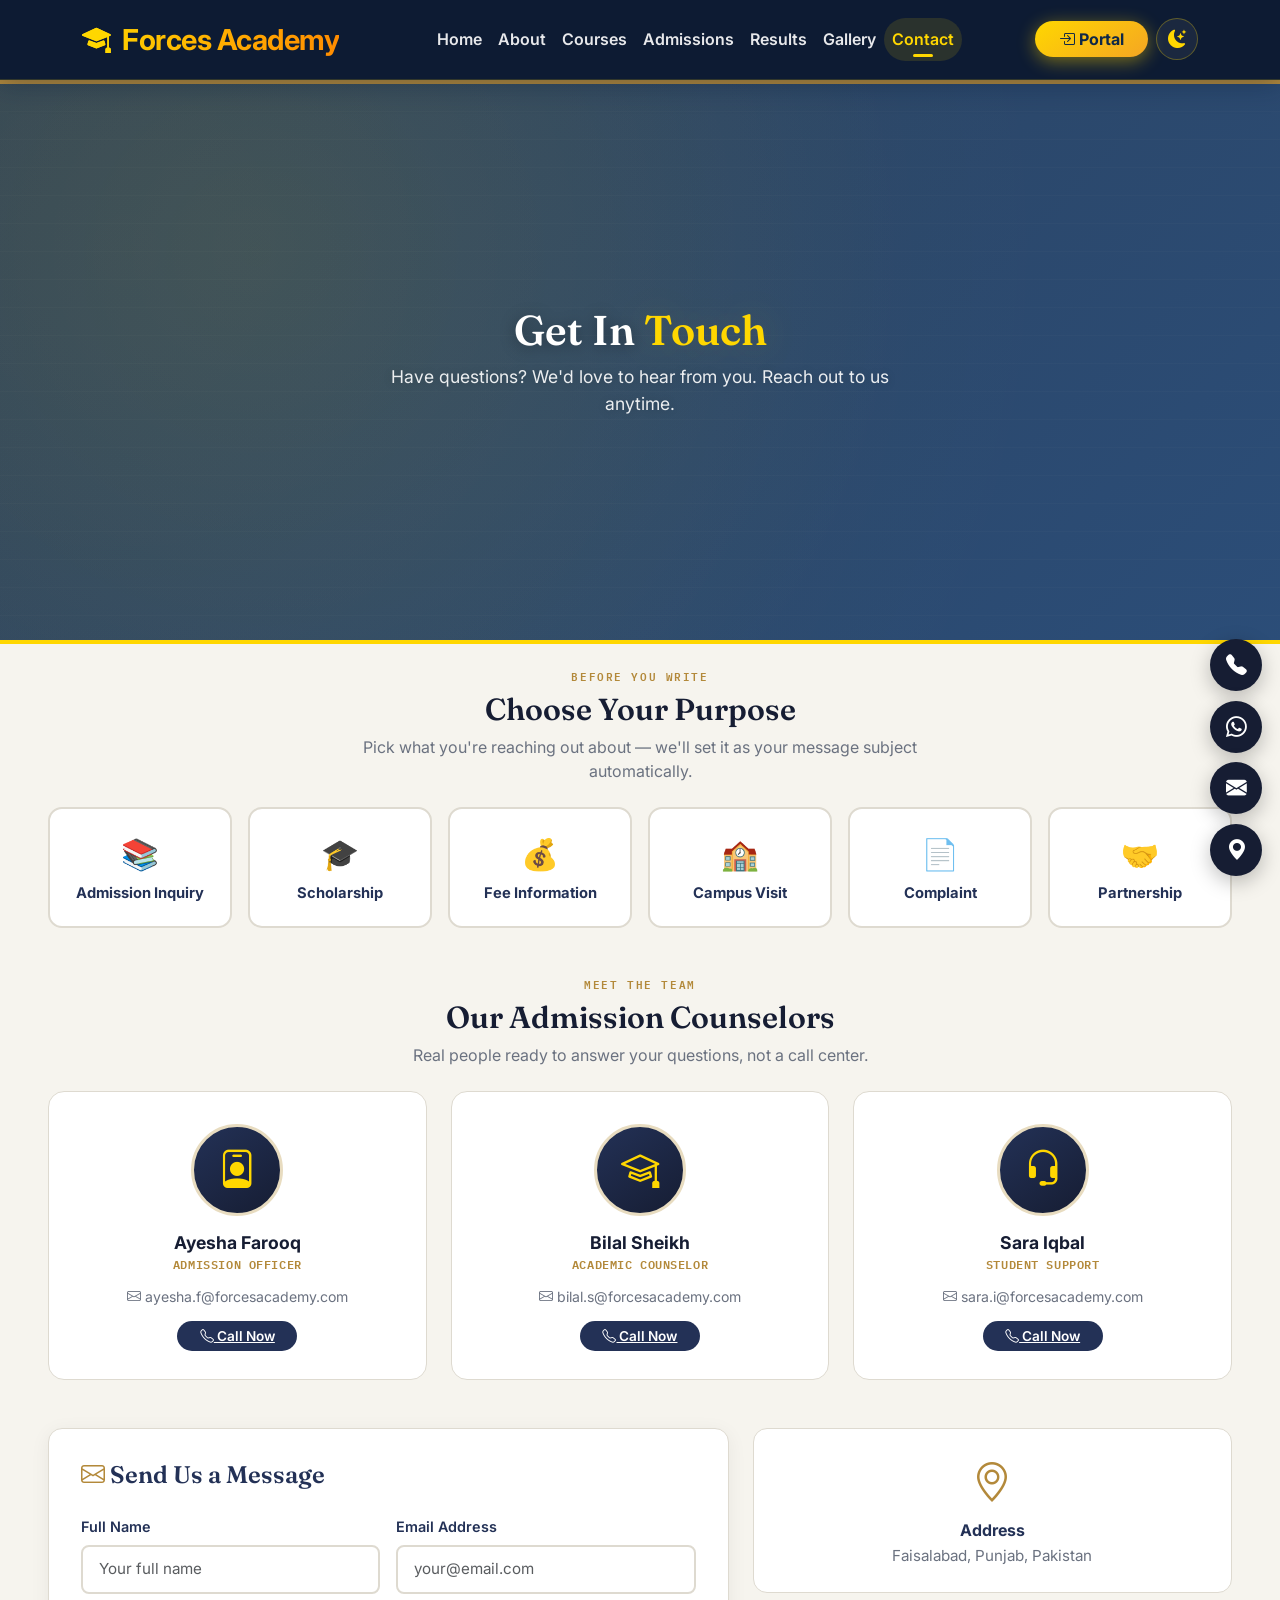
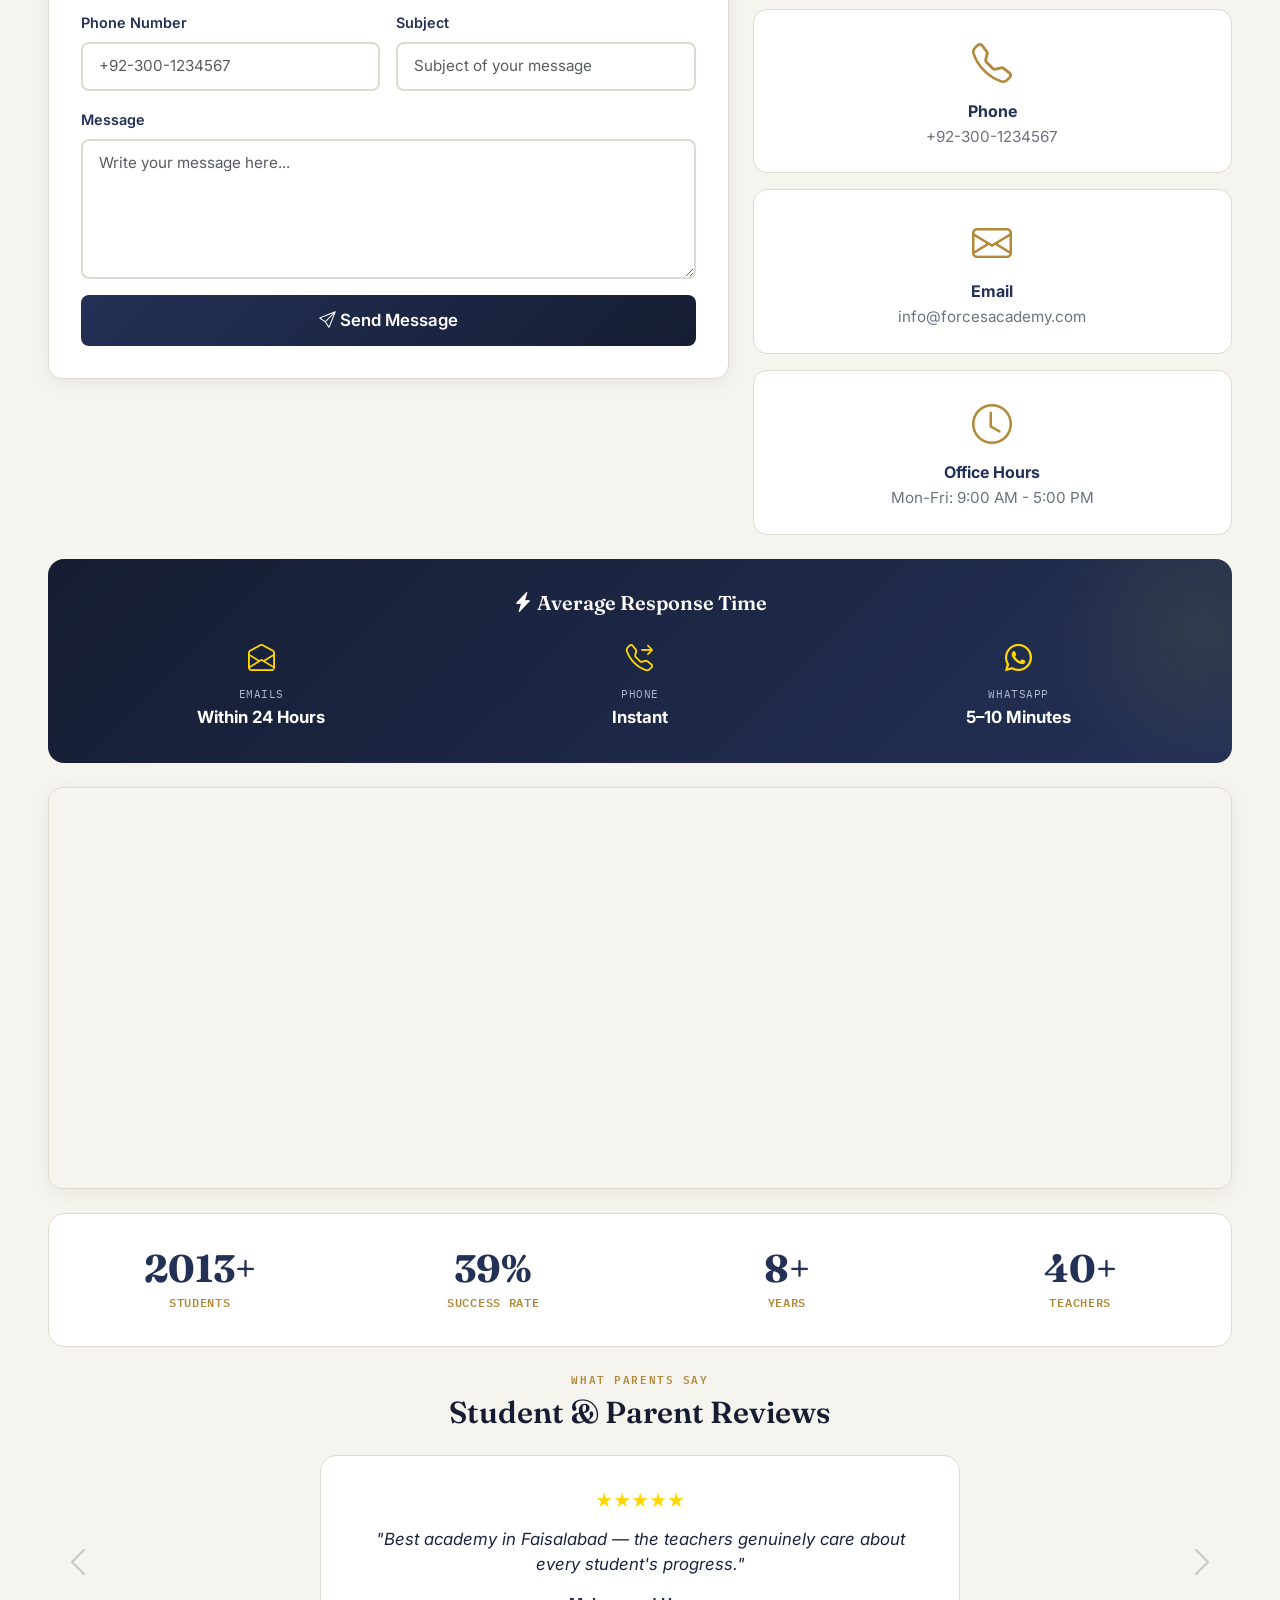
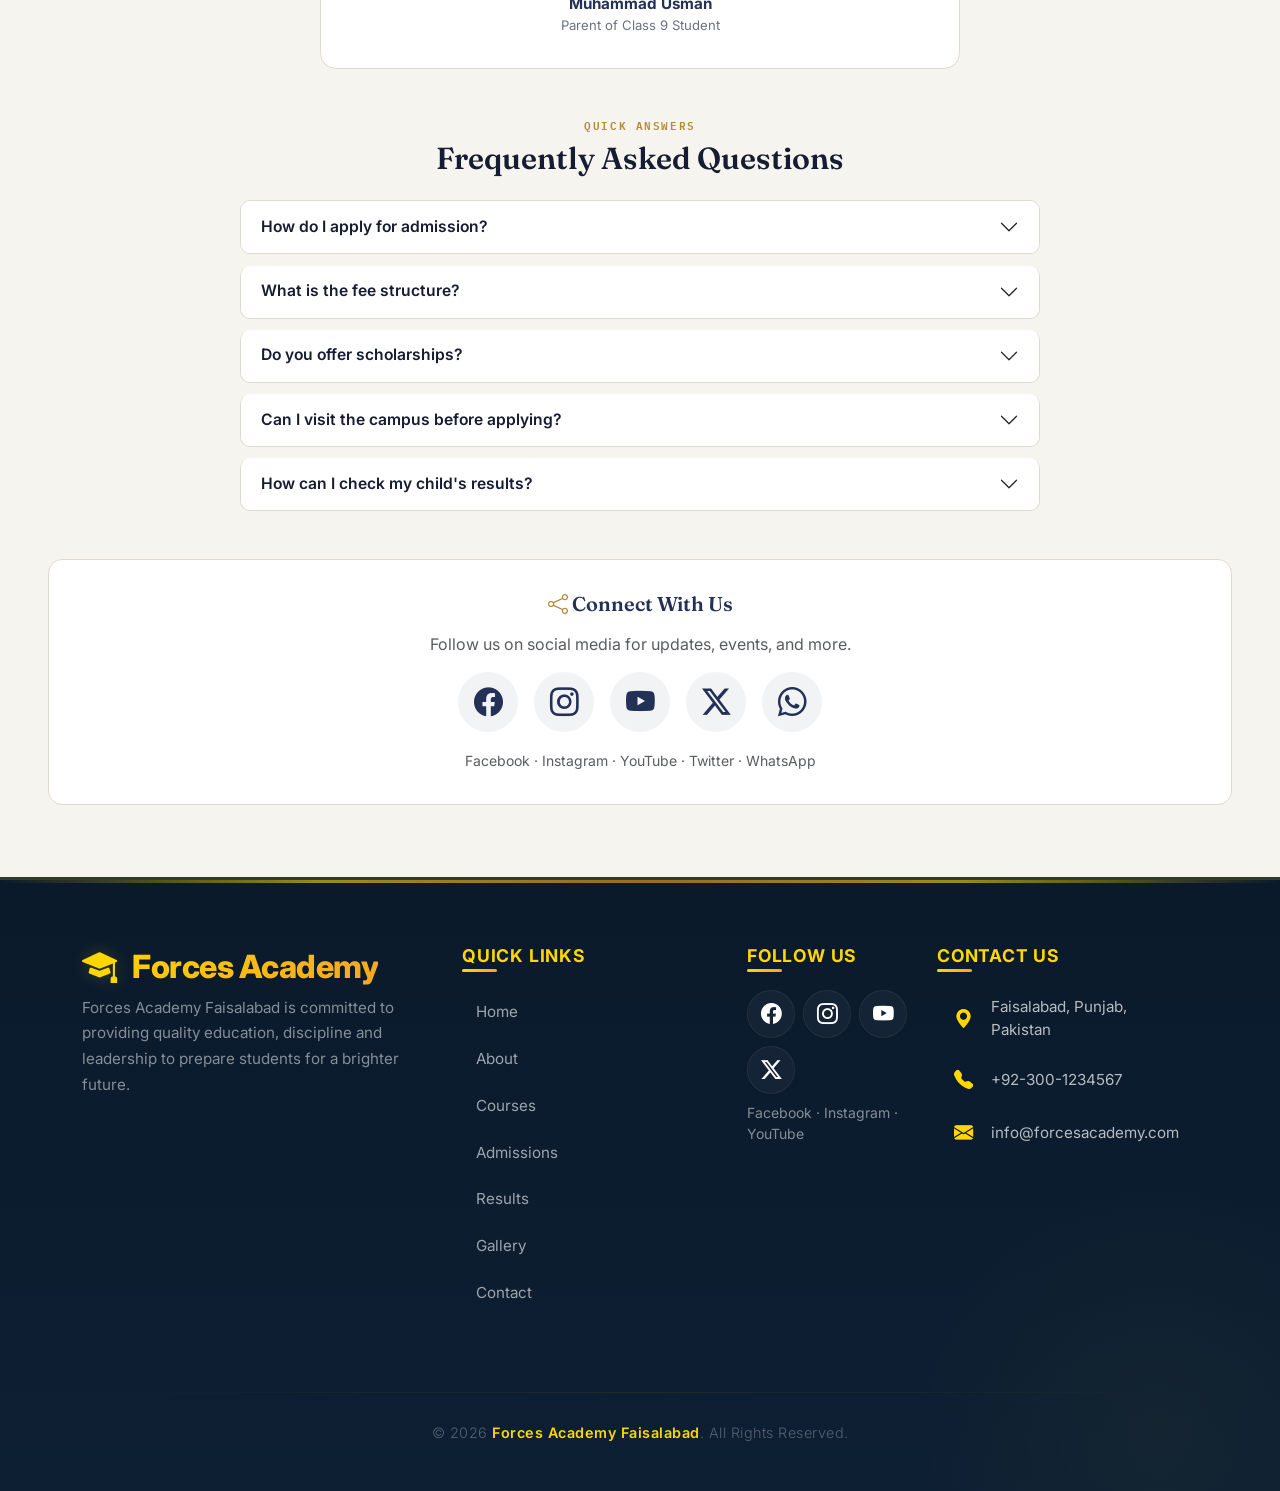
<file: contact.html>
<!DOCTYPE html>
<html lang="en">
<head>
    <meta charset="UTF-8" />
    <meta name="viewport" content="width=device-width, initial-scale=1.0"/>
    <title>Contact Us | Forces Academy Faisalabad</title>
    <link href="https://cdnjs.cloudflare.com/ajax/libs/twitter-bootstrap/5.3.2/css/bootstrap.min.css" rel="stylesheet" />
    <link href="https://cdn.jsdelivr.net/npm/bootstrap-icons@1.11.3/font/bootstrap-icons.css" rel="stylesheet" />
    <link href="https://fonts.googleapis.com/css2?family=Fraunces:opsz,wght@9..144,500;9..144,600;9..144,700&family=Inter:wght@400;500;600;700&family=IBM+Plex+Mono:wght@500&display=swap" rel="stylesheet" />
    <meta name="description" content="Contact Forces Academy Faisalabad for admissions, fees, scholarships or campus visits. Call, WhatsApp, email or visit us — average reply within 24 hours.">
    <meta name="keywords" content="Forces Academy Faisalabad contact, school admissions Faisalabad, campus visit, scholarship inquiry, Faisalabad school phone number">
    <meta property="og:title" content="Contact Us | Forces Academy Faisalabad">
    <meta property="og:description" content="Contact Forces Academy Faisalabad for admissions, fees, scholarships or campus visits. Average reply within 24 hours.">
    <meta property="og:image" content="images/logo.png">
    <meta property="og:url" content="https://yourwebsite.github.io/contact.html">
    <meta property="og:type" content="website">
    <link rel="icon" type="image/svg+xml" href="data:image/svg+xml,%3Csvg xmlns='http://www.w3.org/2000/svg' viewBox='0 0 64 64'%3E%3Crect width='64' height='64' rx='12' fill='%230f2847'/%3E%3Ctext x='32' y='44' font-family='Georgia,serif' font-size='36' font-weight='700' fill='%23ffd700' text-anchor='middle'%3EFA%3C/text%3E%3C/svg%3E">
    <style>
        html {
            scroll-behavior: smooth;
        }

        /* ===== Back to Top Button ===== */
        #backToTopBtn {
            position: fixed;
            bottom: 24px;
            left: 18px;
            z-index: 1200;
            width: 52px;
            height: 52px;
            border-radius: 50%;
            background: #ffd700;
            color: #0f2847;
            border: none;
            font-size: 1.4rem;
            display: flex;
            align-items: center;
            justify-content: center;
            box-shadow: 0 6px 20px rgba(0, 0, 0, 0.25);
            opacity: 0;
            visibility: hidden;
            transform: translateY(20px);
            transition: opacity 0.3s ease, transform 0.3s ease, visibility 0.3s ease, background 0.2s ease;
            cursor: pointer;
        }
        #backToTopBtn.show {
            opacity: 1;
            visibility: visible;
            transform: translateY(0);
        }
        #backToTopBtn:hover {
            background: #f5a623;
            transform: translateY(-4px);
        }
        @media (max-width: 768px) {
            #backToTopBtn {
                bottom: 20px;
                left: 14px;
                width: 46px;
                height: 46px;
                font-size: 1.2rem;
            }
        }

        #mainNav {
            background: #0d1b33;
            backdrop-filter: blur(6px);
            padding: 0.8rem 0;
            transition: all 0.3s ease;
            border-bottom: 1px solid rgba(255, 215, 0, 0.15);
            box-shadow: 0 4px 25px rgba(10, 26, 58, 0.35);
            position: sticky;
            top: 0;
            z-index: 1200;
        }
        #mainNav .navbar-brand {
            letter-spacing: -0.5px;
            font-weight: 800;
            font-size: 1.8rem;
            background: linear-gradient(to right, #ffd700, #ff8c00);
            -webkit-background-clip: text;
            -webkit-text-fill-color: transparent;
            background-clip: text;
        }
        #mainNav .navbar-brand i { -webkit-text-fill-color: initial; color: #ffd700; margin-right: 6px; }
        #mainNav .navbar-toggler { border-color: rgba(255, 215, 0, 0.3); }
        #mainNav .navbar-toggler:focus { box-shadow: 0 0 0 3px rgba(255, 215, 0, 0.3); }
        .navbar-nav .nav-link {
            font-weight: 600;
            font-size: 1rem;
            padding: 0.6rem 1.2rem;
            color: rgba(255, 255, 255, 0.9) !important;
            transition: 0.3s;
            border-radius: 40px;
            position: relative;
        }
        .navbar-nav .nav-link:hover, .navbar-nav .nav-link.active { color: #ffd700 !important; background: rgba(255, 215, 0, 0.12); }
        .navbar-nav .nav-link.active::after {
            content: ''; position: absolute; bottom: 4px; left: 50%; transform: translateX(-50%);
            width: 20px; height: 3px; background: #ffd700; border-radius: 10px;
        }
        .btn-warning {
            background: linear-gradient(145deg, #ffd700, #f5a623);
            border: none; color: #0f2847; font-weight: 700; transition: 0.3s;
            box-shadow: 0 4px 18px rgba(255, 215, 0, 0.45);
        }
        .btn-warning:hover {
            transform: translateY(-2px); box-shadow: 0 8px 28px rgba(255, 215, 0, 0.6);
            background: linear-gradient(145deg, #ffe44d, #f5a623); color: #0f2847;
        }

        /* ===== DARK MODE TOGGLE BUTTON (Step 1) ===== */
        .theme-toggle {
            width: 42px;
            height: 42px;
            border-radius: 50%;
            border: 1px solid rgba(255, 215, 0, 0.3);
            background: rgba(255, 255, 255, 0.06);
            color: #ffd700;
            display: inline-flex;
            align-items: center;
            justify-content: center;
            font-size: 1.15rem;
            cursor: pointer;
            transition: all 0.3s ease;
            margin-left: 0.5rem;
        }
        .theme-toggle:hover {
            background: rgba(255, 215, 0, 0.15);
            transform: rotate(20deg);
        }
        .theme-toggle .bi-sun-fill { display: none; }
        body.dark-mode .theme-toggle .bi-moon-stars-fill { display: none; }
        body.dark-mode .theme-toggle .bi-sun-fill { display: inline-block; }

        :root {
            --ink: #1b2440; --navy: #233156; --navy-deep: #161d33;
            --paper: #f6f4ee; --paper-card: #ffffff; --gold: #b3893a;
            --gold-soft: #e8dcc0; --line: #dedad0;
        }
        * { box-sizing: border-box; }
        body {
            background: var(--paper); color: var(--ink); font-family: 'Inter', sans-serif;
            min-height: 100vh; display: flex; flex-direction: column;
            transition: background 0.35s ease, color 0.35s ease;
        }
        .forces-header { background: var(--navy-deep); color: var(--paper); border-bottom: 4px solid var(--gold); padding: 0; }

        /* ===== DARK MODE THEME (Step 1) =====
           Scoped under body.dark-mode; light mode is untouched. */
        body.dark-mode {
            --ink: #e8e6df; --navy: #1a2438; --navy-deep: #0a1a2b;
            --paper: #10151f; --paper-card: #171e2c; --gold: #e8c874;
            --gold-soft: #3a3320; --line: #2a3245;
        }
        body.dark-mode .purpose-card,
        body.dark-mode .counselor-card,
        body.dark-mode .contact-form-card,
        body.dark-mode .info-card,
        body.dark-mode .map-container,
        body.dark-mode .counter-strip,
        body.dark-mode .testimonial-card,
        body.dark-mode .social-row,
        body.dark-mode .accordion-item {
            background: var(--paper-card);
            border-color: var(--line);
        }
        body.dark-mode .purpose-card.active {
            background: linear-gradient(145deg, #1c2438, var(--paper-card));
        }
        body.dark-mode .purpose-card h6,
        body.dark-mode .counselor-card h6,
        body.dark-mode .info-card h6,
        body.dark-mode .counter-item .count-num,
        body.dark-mode .testimonial-card .author,
        body.dark-mode .contact-form-card .form-label,
        body.dark-mode .accordion-button {
            color: #f0eee6;
        }
        body.dark-mode .info-card p,
        body.dark-mode .testimonial-card .author-role,
        body.dark-mode .section-sub,
        body.dark-mode .social-row p {
            color: #9aa2b4;
        }
        body.dark-mode .section-title {
            color: #f0eee6;
        }
        body.dark-mode .contact-form-card .form-control {
            background: #0e1420;
            border-color: var(--line);
            color: #e8e6df;
        }
        body.dark-mode .contact-form-card .form-control::placeholder {
            color: #6b7488;
        }
        body.dark-mode .accordion-button {
            background: var(--paper-card);
        }
        body.dark-mode .accordion-button:not(.collapsed) {
            background: rgba(232, 200, 116, 0.1);
        }
        body.dark-mode .accordion-body {
            background: var(--paper-card);
            color: #c7cbda;
        }
        body.dark-mode .response-strip {
            background: linear-gradient(135deg, #0a1220, #060c16);
        }
        body.dark-mode footer {
            background: linear-gradient(180deg, #060d16 0%, #0a121e 100%);
        }
        body.dark-mode .social-icon-large {
            background: rgba(255, 255, 255, 0.06);
            color: #e8e6df;
        }

        /* ---------- SECTION LABEL (shared) ---------- */
        .section-eyebrow {
            font-family: 'IBM Plex Mono', monospace;
            font-size: 0.7rem;
            letter-spacing: 0.14em;
            text-transform: uppercase;
            color: var(--gold);
            font-weight: 600;
            margin-bottom: 0.4rem;
            display: block;
        }
        .section-title {
            font-family: 'Fraunces', serif;
            font-weight: 600;
            color: var(--navy-deep);
            font-size: 1.9rem;
            margin-bottom: 0.5rem;
        }
        .section-sub {
            color: #6b7280;
            font-size: 1rem;
            max-width: 56ch;
        }

        /* ---------- HERO ---------- */
        .contact-hero {
            width: 100%;
            margin: 0;
            padding: 0;
            background: linear-gradient(135deg, rgba(15, 40, 71, 0.88), rgba(26, 63, 110, 0.92)),
                        url('https://images.unsplash.com/photo-1423666639041-f56000c27a9a?fm=jpg&q=70&w=1600&auto=format&fit=crop');
            background-size: cover;
            background-position: center 40%;
            color: #fff;
            border-bottom: 4px solid #ffd700;
            position: relative;
            overflow: hidden;
            padding: 9rem 2rem;
            min-height: 560px;
            display: flex;
            align-items: center;
        }
        .contact-hero::before {
            content: ""; position: absolute; inset: 0;
            background: repeating-linear-gradient(to bottom, transparent, transparent 27px, rgba(232,220,192,0.04) 28px),
                        radial-gradient(circle at 20% 30%, rgba(255,215,0,0.08) 0%, transparent 60%);
            pointer-events: none;
        }
        .contact-hero::after {
            content: ''; position: absolute; top: -50%; left: -50%; width: 200%; height: 200%;
            background: radial-gradient(circle at 30% 40%, rgba(255,215,0,0.04) 0%, transparent 50%);
            animation: heroGlow 18s ease-in-out infinite alternate;
            pointer-events: none;
        }
        @keyframes heroGlow { 0% { transform: translate(0, 0) scale(1); } 100% { transform: translate(5%, 5%) scale(1.15); } }
        .contact-hero .hero-content { position: relative; z-index: 1; max-width: 1200px; margin: 0 auto; text-align: center; width: 100%; }

        /* ---------- HERO ENTRANCE TRANSITIONS (Step 2) ---------- */
        @keyframes heroFadeUp {
            from { opacity: 0; transform: translateY(22px); }
            to { opacity: 1; transform: translateY(0); }
        }
        .contact-hero h1,
        .contact-hero p {
            opacity: 0;
            animation: heroFadeUp 0.75s ease forwards;
        }
        .contact-hero h1 { animation-delay: 0.15s; }
        .contact-hero p { animation-delay: 0.32s; }

        .contact-hero h1 {
            font-family: 'Fraunces', serif; font-weight: 600; font-size: 2.6rem;
            text-shadow: 0 2px 15px rgba(0,0,0,0.35); position: relative; z-index: 1; margin-bottom: 0.5rem;
        }
        .contact-hero h1 .gold-text { color: #ffd700; text-shadow: 0 0 40px rgba(255,215,0,0.2); }
        .contact-hero p {
            color: rgba(255,255,255,0.9); font-size: 1.1rem; max-width: 52ch;
            text-shadow: 0 1px 10px rgba(0,0,0,0.2); position: relative; z-index: 1; margin: 0 auto;
        }

        /* ---------- SCROLL-REVEAL ANIMATIONS (Step 2) ----------
           Sections start hidden/offset, then animate in once when they
           cross into the viewport (see IntersectionObserver in JS). */
        .reveal-up {
            opacity: 0;
            transform: translateY(28px);
            transition: opacity 0.6s ease, transform 0.6s ease;
        }
        .reveal-up.in-view {
            opacity: 1;
            transform: translateY(0);
        }
        .reveal-stagger.in-view > [class*="col-"] {
            animation: heroFadeUp 0.55s ease forwards;
        }
        .reveal-stagger.in-view > [class*="col-"]:nth-child(1) { animation-delay: 0.04s; }
        .reveal-stagger.in-view > [class*="col-"]:nth-child(2) { animation-delay: 0.11s; }
        .reveal-stagger.in-view > [class*="col-"]:nth-child(3) { animation-delay: 0.18s; }
        .reveal-stagger.in-view > [class*="col-"]:nth-child(4) { animation-delay: 0.25s; }
        .reveal-stagger.in-view > [class*="col-"]:nth-child(5) { animation-delay: 0.32s; }
        .reveal-stagger.in-view > [class*="col-"]:nth-child(6) { animation-delay: 0.39s; }
        .reveal-stagger > [class*="col-"] { opacity: 0; }
        .reveal-stagger.in-view > [class*="col-"] { opacity: 0; }

        /* ---------- PURPOSE CARDS ---------- */
        .purpose-card {
            background: #fff;
            border: 2px solid var(--line);
            border-radius: 14px;
            padding: 1.4rem 1rem;
            text-align: center;
            cursor: pointer;
            transition: all 0.3s ease;
            height: 100%;
        }
        .purpose-card:hover {
            border-color: var(--gold);
            transform: translateY(-6px);
            box-shadow: 0 12px 30px rgba(179,137,58,0.15);
        }
        .purpose-card.active {
            border-color: var(--navy);
            background: linear-gradient(145deg, #eef1f6, #fff);
            box-shadow: 0 8px 24px rgba(35,49,86,0.15);
        }
        .purpose-card .icon {
            font-size: 1.9rem;
            margin-bottom: 0.5rem;
            display: block;
        }
        .purpose-card h6 { font-weight: 700; color: var(--navy); font-size: 0.92rem; margin: 0; }

        /* ---------- COUNSELOR CARDS ---------- */
        .counselor-card {
            background: #fff;
            border-radius: 16px;
            padding: 2rem 1.5rem;
            text-align: center;
            border: 1px solid var(--line);
            transition: all 0.35s ease;
            height: 100%;
        }
        .counselor-card:hover { transform: translateY(-8px); box-shadow: 0 16px 40px rgba(0,0,0,0.1); border-color: var(--gold); }
        .counselor-avatar {
            width: 92px; height: 92px; border-radius: 50%; margin: 0 auto 1rem;
            display: flex; align-items: center; justify-content: center;
            background: linear-gradient(145deg, var(--navy), var(--navy-deep));
            color: #ffd700; font-size: 2.4rem;
            border: 3px solid var(--gold-soft);
        }
        .counselor-card h6 { font-weight: 700; color: var(--navy-deep); margin-bottom: 0.15rem; font-size: 1.1rem; }
        .counselor-card .role {
            font-family: 'IBM Plex Mono', monospace;
            font-size: 0.72rem; letter-spacing: 0.05em; text-transform: uppercase;
            color: var(--gold); font-weight: 600; margin-bottom: 0.8rem; display: block;
        }
        .counselor-card .email-line { color: #6b7280; font-size: 0.88rem; margin-bottom: 1rem; }
        .btn-call-counselor {
            background: var(--navy); color: #fff; border: none; border-radius: 30px;
            padding: 0.45rem 1.4rem; font-size: 0.85rem; font-weight: 600; transition: 0.3s;
        }
        .btn-call-counselor:hover { background: var(--navy-deep); color: #ffd700; }

        /* ---------- CONTACT FORM ---------- */
        .contact-form-card { background: #fff; border-radius: 14px; padding: 2rem; border: 1px solid var(--line); box-shadow: 0 4px 20px rgba(0,0,0,0.06); }
        .contact-form-card .form-label { font-weight: 600; color: var(--navy); font-size: 0.9rem; }
        .contact-form-card .form-control { border: 2px solid var(--line); border-radius: 8px; padding: 0.7rem 1rem; font-size: 0.95rem; transition: all 0.3s ease; }
        .contact-form-card .form-control:focus { border-color: var(--gold); box-shadow: 0 0 0 3px rgba(179,137,58,0.15); }
        .contact-form-card .form-control.is-invalid { border-color: #dc3545; }
        .contact-form-card .form-control.is-valid { border-color: #28a745; }
        .btn-submit {
            background: linear-gradient(135deg, var(--navy), var(--navy-deep)); color: #fff; border: none;
            padding: 0.8rem 2.5rem; border-radius: 8px; font-weight: 600; font-size: 1.05rem; transition: all 0.3s ease; width: 100%;
        }
        .btn-submit:hover { transform: translateY(-2px); box-shadow: 0 8px 25px rgba(35,49,86,0.3); color: #ffd700; }

        /* ---------- CONTACT INFO CARDS ---------- */
        .info-card { background: #fff; border-radius: 14px; padding: 1.5rem; text-align: center; border: 1px solid var(--line); transition: all 0.3s ease; height: 100%; }
        .info-card:hover { transform: translateY(-6px); box-shadow: 0 12px 40px rgba(0,0,0,0.08); border-color: var(--gold); }
        .info-card i { font-size: 2.5rem; color: var(--gold); display: block; margin-bottom: 0.5rem; }
        .info-card h6 { font-weight: 700; color: var(--navy); margin-bottom: 0.3rem; }
        .info-card p { font-size: 0.95rem; color: #6b7280; margin: 0; }

        /* ---------- RESPONSE TIME STRIP ---------- */
        .response-strip {
            background: linear-gradient(135deg, var(--navy-deep), var(--navy));
            border-radius: 16px;
            padding: 2rem;
            color: #fff;
            position: relative;
            overflow: hidden;
        }
        .response-strip::after {
            content: ''; position: absolute; top: -40%; right: -10%; width: 300px; height: 300px;
            background: radial-gradient(circle, rgba(255,215,0,0.08), transparent 70%); border-radius: 50%; pointer-events: none;
        }
        .response-strip h5 { font-family: 'Fraunces', serif; font-weight: 600; margin-bottom: 1.5rem; position: relative; z-index: 1; }
        .response-item { text-align: center; position: relative; z-index: 1; }
        .response-item i { font-size: 1.7rem; color: #ffd700; margin-bottom: 0.4rem; display: block; }
        .response-item .r-label { font-family: 'IBM Plex Mono', monospace; font-size: 0.7rem; letter-spacing: 0.05em; text-transform: uppercase; color: #b0b8d0; }
        .response-item .r-value { font-weight: 700; font-size: 1.05rem; margin-top: 0.15rem; }

        /* ---------- MAP SECTION ---------- */
        .map-container { border-radius: 14px; overflow: hidden; border: 1px solid var(--line); box-shadow: 0 4px 20px rgba(0,0,0,0.06); }
        .map-container iframe { width: 100%; height: 400px; display: block; border: none; }

        /* ---------- ACHIEVEMENT COUNTERS ---------- */
        .counter-strip {
            background: var(--paper-card);
            border: 1px solid var(--line);
            border-radius: 16px;
            padding: 2.2rem 1rem;
        }
        .counter-item { text-align: center; }
        .counter-item .count-num {
            font-family: 'Fraunces', serif; font-weight: 700; font-size: 2.4rem; color: var(--navy);
            display: block; line-height: 1;
        }
        .counter-item .count-label {
            font-family: 'IBM Plex Mono', monospace; font-size: 0.72rem; letter-spacing: 0.06em;
            text-transform: uppercase; color: var(--gold); margin-top: 0.4rem; font-weight: 600;
        }

        /* ---------- TESTIMONIALS ---------- */
        .testimonial-card {
            background: #fff; border-radius: 16px; padding: 2rem; border: 1px solid var(--line);
            text-align: center; max-width: 640px; margin: 0 auto;
        }
        .testimonial-card .stars { color: #ffd700; font-size: 1.1rem; margin-bottom: 0.8rem; }
        .testimonial-card p.quote { font-size: 1.05rem; color: var(--ink); font-style: italic; margin-bottom: 1rem; }
        .testimonial-card .author { font-weight: 700; color: var(--navy); font-size: 0.95rem; }
        .testimonial-card .author-role { color: #6b7280; font-size: 0.82rem; }
        #testimonialCarousel .carousel-control-prev-icon,
        #testimonialCarousel .carousel-control-next-icon { filter: invert(0.4); }
        #testimonialCarousel .carousel-control-prev,
        #testimonialCarousel .carousel-control-next { width: 5%; }

        /* ---------- FAQ ---------- */
        .accordion-item { border: 1px solid var(--line); border-radius: 10px !important; margin-bottom: 0.7rem; overflow: hidden; }
        .accordion-button { font-weight: 600; color: var(--navy-deep); font-size: 0.98rem; }
        .accordion-button:not(.collapsed) { background: rgba(179,137,58,0.08); color: var(--navy-deep); box-shadow: none; }
        .accordion-button:focus { box-shadow: none; border-color: var(--line); }

        /* ---------- SOCIAL MEDIA ROW ---------- */
        .social-row { background: #fff; border-radius: 14px; padding: 2rem 1.5rem; border: 1px solid var(--line); }
        .social-icon-large {
            display: inline-flex; align-items: center; justify-content: center; width: 60px; height: 60px;
            border-radius: 50%; background: rgba(35,49,86,0.06); color: var(--navy); font-size: 1.8rem;
            transition: all 0.3s ease; text-decoration: none;
        }
        .social-icon-large:hover { transform: translateY(-4px) scale(1.08); color: #fff; }
        .social-icon-large.facebook:hover { background: #1877f2; box-shadow: 0 8px 25px rgba(24,119,242,0.4); }
        .social-icon-large.instagram:hover { background: #e4405f; box-shadow: 0 8px 25px rgba(228,64,95,0.4); }
        .social-icon-large.youtube:hover { background: #ff0000; box-shadow: 0 8px 25px rgba(255,0,0,0.4); }
        .social-icon-large.twitter:hover { background: #000000; box-shadow: 0 8px 25px rgba(0,0,0,0.4); }
        .social-icon-large.whatsapp:hover { background: #25d366; box-shadow: 0 8px 25px rgba(37,211,102,0.4); }

        /* ---------- FLOATING CONTACT DOCK ---------- */
        .floating-dock {
            position: fixed; right: 18px; bottom: 24px; z-index: 1200;
            display: flex; flex-direction: column; gap: 0.6rem;
        }
        .dock-btn {
            display: flex; align-items: center; justify-content: flex-end;
            width: 52px; height: 52px; border-radius: 30px; overflow: hidden;
            background: var(--navy-deep); color: #fff; text-decoration: none;
            box-shadow: 0 6px 20px rgba(0,0,0,0.25); transition: width 0.35s ease, background 0.3s ease;
            white-space: nowrap; padding: 0 14px;
        }
        .dock-btn i { font-size: 1.3rem; min-width: 24px; text-align: center; }
        .dock-btn span { opacity: 0; max-width: 0; overflow: hidden; transition: all 0.35s ease; font-size: 0.85rem; font-weight: 600; margin-right: 8px; }
        .dock-btn:hover { width: 168px; color: #fff; }
        .dock-btn:hover span { opacity: 1; max-width: 140px; }
        .dock-btn.call:hover { background: var(--navy); }
        .dock-btn.whatsapp:hover { background: #25d366; }
        .dock-btn.email:hover { background: var(--gold); }
        .dock-btn.location:hover { background: #a4423a; }

        /* ---------- FOOTER ---------- */
        footer {
            background: linear-gradient(180deg, #0a1a2b 0%, #0d1f33 100%);
            border-top: 3px solid rgba(255, 215, 0, 0.15); padding: 4rem 0 2rem; margin-top: 3rem;
            position: relative; overflow: hidden;
        }
        footer::before {
            content: ''; position: absolute; top: 0; left: 0; right: 0; height: 3px;
            background: linear-gradient(90deg, transparent, #ffd700, #f5a623, #ffd700, transparent); opacity: 0.6;
        }
        footer::after {
            content: ''; position: absolute; bottom: -30%; right: -10%; width: 500px; height: 500px;
            background: radial-gradient(circle, rgba(255, 215, 0, 0.03), transparent 70%); border-radius: 50%; pointer-events: none;
        }
        footer a { transition: 0.2s; text-decoration: none; }
        footer a:hover { color: #ffd700 !important; text-decoration: underline !important; }
        footer .footer-brand {
            font-size: 2rem; font-weight: 800; letter-spacing: -0.5px;
            background: linear-gradient(135deg, #ffd700, #f5a623, #ffd700); background-size: 200% 200%;
            -webkit-background-clip: text; -webkit-text-fill-color: transparent; background-clip: text;
            animation: goldShine 4s ease-in-out infinite; display: inline-block;
        }
        @keyframes goldShine { 0%, 100% { background-position: 0% 50%; } 50% { background-position: 100% 50%; } }
        footer .footer-brand i { -webkit-text-fill-color: initial; color: #ffd700; margin-right: 10px; font-size: 2.2rem; filter: drop-shadow(0 0 8px rgba(255, 215, 0, 0.2)); }
        footer h5 { color: #ffd700; font-weight: 700; font-size: 1.1rem; letter-spacing: 0.8px; text-transform: uppercase; margin-bottom: 1.5rem; position: relative; display: inline-block; }
        footer h5::after { content: ''; position: absolute; bottom: -6px; left: 0; width: 35px; height: 3px; background: linear-gradient(90deg, #ffd700, #f5a623); border-radius: 4px; }
        footer .quick-link { color: rgba(255, 255, 255, 0.6); text-decoration: none; display: inline-block; padding: 6px 0; font-weight: 400; font-size: 0.95rem; transition: all 0.3s ease; position: relative; }
        footer .quick-link::before { content: '›'; color: #ffd700; margin-right: 6px; opacity: 0; transform: translateX(-8px); transition: all 0.3s ease; font-size: 1.2rem; font-weight: 700; }
        footer .quick-link:hover { color: #ffd700 !important; padding-left: 22px; }
        footer .quick-link:hover::before { opacity: 1; transform: translateX(0); }
        footer .list-unstyled li { margin-bottom: 6px; }
        footer .list-unstyled a { color: rgba(255, 255, 255, 0.6); }
        footer .list-unstyled a:hover { color: #ffd700 !important; }
        footer .contact-info { color: rgba(255, 255, 255, 0.7); font-size: 0.95rem; margin-bottom: 12px; display: flex; align-items: center; gap: 14px; transition: all 0.3s ease; padding: 6px 12px; border-radius: 10px; }
        footer .contact-info:hover { background: rgba(255, 215, 0, 0.05); color: #ffffff; transform: translateX(4px); }
        footer .contact-info i { color: #ffd700; font-size: 1.2rem; min-width: 28px; text-align: center; transition: all 0.3s ease; }
        footer .contact-info:hover i { transform: scale(1.15); color: #ffd700; }
        .social-link {
            display: inline-flex; align-items: center; justify-content: center; width: 48px; height: 48px; border-radius: 50%;
            background: rgba(255, 255, 255, 0.04); color: #ffffff; text-decoration: none; font-size: 1.3rem;
            transition: all 0.35s cubic-bezier(0.34, 1.56, 0.64, 1); border: 1px solid rgba(255, 255, 255, 0.06); position: relative;
        }
        .social-link::before { content: ''; position: absolute; inset: -2px; border-radius: 50%; background: linear-gradient(135deg, rgba(255, 215, 0, 0.2), transparent); opacity: 0; transition: all 0.3s ease; }
        .social-link:hover { transform: translateY(-6px) scale(1.08); color: #ffffff !important; border-color: #ffd700; }
        .social-link:hover::before { opacity: 1; }
        .social-link.facebook:hover { background: #1877f2; box-shadow: 0 8px 25px rgba(24, 119, 242, 0.4); }
        .social-link.instagram:hover { background: #e4405f; box-shadow: 0 8px 25px rgba(228, 64, 95, 0.4); }
        .social-link.youtube:hover { background: #ff0000; box-shadow: 0 8px 25px rgba(255, 0, 0, 0.4); }
        .social-link.twitter:hover { background: #000000; box-shadow: 0 8px 25px rgba(0, 0, 0, 0.4); }
        footer hr { border: none; height: 1px; background: linear-gradient(90deg, transparent, rgba(255, 215, 0, 0.15), rgba(255, 215, 0, 0.25), rgba(255, 215, 0, 0.15), transparent); margin: 2.5rem 0 1.8rem; }
        footer .copyright { color: rgba(255, 255, 255, 0.3); font-size: 0.9rem; font-weight: 300; letter-spacing: 0.5px; }
        footer .copyright .academy-name { color: #ffd700; font-weight: 600; }

        /* ---------- RESPONSIVE ---------- */
        @media (max-width: 991px) {
            footer { padding: 3rem 0 1.5rem; } footer .footer-brand { font-size: 1.7rem; }
            .social-link { width: 44px; height: 44px; font-size: 1.2rem; }
            .contact-hero { padding: 7rem 1.5rem; min-height: 460px; }
            .contact-hero h1 { font-size: 2.2rem; }
            .map-container iframe { height: 300px; }
        }
        @media (max-width: 768px) {
            footer { padding: 2.5rem 0 1.5rem; text-align: center; }
            footer h5::after { left: 50%; transform: translateX(-50%); }
            footer .quick-link::before { display: none; } footer .quick-link:hover { padding-left: 0; }
            footer .contact-info { justify-content: center; padding: 6px 0; color: #ffffff !important; }
            footer .contact-info:hover { transform: none; } footer .footer-brand { font-size: 1.5rem; }
            .contact-hero { padding: 5rem 1.2rem; min-height: 360px; }
            .contact-hero h1 { font-size: 1.9rem; }
            .contact-hero p { font-size: 0.95rem; }
            .map-container iframe { height: 250px; }
            .social-icon-large { width: 50px; height: 50px; font-size: 1.4rem; }
            .counter-item .count-num { font-size: 1.9rem; }
            .dock-btn:hover { width: 52px; }
            .dock-btn:hover span { opacity: 0; max-width: 0; }
        }
        @media (max-width: 576px) {
            footer { padding: 2rem 0 1.2rem; } footer .footer-brand { font-size: 1.3rem; } footer .footer-brand i { font-size: 1.8rem; }
            footer h5 { font-size: 0.95rem; } .social-link { width: 38px; height: 38px; font-size: 1rem; }
            footer .contact-info { font-size: 0.85rem; gap: 10px; } footer .contact-info i { font-size: 1rem; min-width: 22px; }
            footer .copyright { font-size: 0.75rem; }
            .contact-hero { padding: 3.6rem 1rem; min-height: 280px; }
            .contact-hero h1 { font-size: 1.6rem; }
            .contact-hero p { font-size: 0.85rem; }
            .contact-form-card { padding: 1.2rem; }
            .map-container iframe { height: 200px; }
            .social-icon-large { width: 44px; height: 44px; font-size: 1.2rem; }
            .section-title { font-size: 1.5rem; }
        }

        /* ===== RESPECT REDUCED MOTION ===== */
        @media (prefers-reduced-motion: reduce) {
            *, *::before, *::after {
                animation-duration: 0.001ms !important;
                animation-iteration-count: 1 !important;
                transition-duration: 0.001ms !important;
            }
        }
    </style>

    <!-- Apply saved theme BEFORE paint to avoid a light-mode flash on load -->
    <script>
        (function () {
            if (localStorage.getItem('fa-theme') === 'dark') {
                document.documentElement.classList.add('theme-pending-dark');
            }
        })();
    </script>
    <style>
        html.theme-pending-dark { background: #10151f; }
    </style>
</head>
<body>

<!-- ================= HEADER ================= -->
<header class="forces-header">
    <nav class="navbar navbar-expand-lg navbar-dark" id="mainNav">
        <div class="container">
            <a class="navbar-brand fw-bold" href="index.html">
                <i class="bi bi-mortarboard-fill"></i> Forces Academy
            </a>
            <button class="navbar-toggler" type="button" data-bs-toggle="collapse" data-bs-target="#navbarNav">
                <span class="navbar-toggler-icon"></span>
            </button>
            <div class="collapse navbar-collapse" id="navbarNav">
                <ul class="navbar-nav mx-auto">
                    <li class="nav-item"><a class="nav-link" href="index.html">Home</a></li>
                    <li class="nav-item"><a class="nav-link" href="about.html">About</a></li>
                    <li class="nav-item"><a class="nav-link" href="courses.html">Courses</a></li>
                    <li class="nav-item"><a class="nav-link" href="admissions.html">Admissions</a></li>
                    <li class="nav-item"><a class="nav-link" href="results.html">Results</a></li>
                    <li class="nav-item"><a class="nav-link" href="gallery.html">Gallery</a></li>
                    <li class="nav-item"><a class="nav-link active" href="contact.html">Contact</a></li>
                </ul>
                <div class="d-flex align-items-center">
                    <!-- STEP 1: Student Portal button linked to Full Stack LMS hosted URL -->
                    <a href="https://tehseenproject.ct.ws/profile.php" target="_blank" class="btn btn-warning rounded-pill px-4 fw-bold"><i class="bi bi-box-arrow-in-right"></i> Portal</a>
                    <button class="theme-toggle" id="themeToggle" type="button" aria-label="Toggle dark mode" title="Toggle dark mode">
                        <i class="bi bi-sun-fill"></i>
                        <i class="bi bi-moon-stars-fill"></i>
                    </button>
                </div>
            </div>
        </div>
    </nav>
</header>

<!-- ================= HERO SECTION ================= -->
<div class="contact-hero">
    <div class="hero-content">
        <h1>Get In <span class="gold-text">Touch</span></h1>
        <p>Have questions? We'd love to hear from you. Reach out to us anytime.</p>
    </div>
</div>

<!-- ================= MAIN ================= -->
<main class="container-fluid px-3 px-md-5 py-4">

    <!-- ================= CHOOSE YOUR PURPOSE ================= -->
    <div class="mb-5 reveal-up">
        <span class="section-eyebrow text-center d-block">Before You Write</span>
        <h2 class="section-title text-center">Choose Your Purpose</h2>
        <p class="section-sub text-center mx-auto mb-4">Pick what you're reaching out about — we'll set it as your message subject automatically.</p>
        <div class="row g-3" id="purposeGrid">
            <div class="col-6 col-md-4 col-lg-2">
                <div class="purpose-card" data-subject="Admission Inquiry">
                    <span class="icon">📚</span><h6>Admission Inquiry</h6>
                </div>
            </div>
            <div class="col-6 col-md-4 col-lg-2">
                <div class="purpose-card" data-subject="Scholarship">
                    <span class="icon">🎓</span><h6>Scholarship</h6>
                </div>
            </div>
            <div class="col-6 col-md-4 col-lg-2">
                <div class="purpose-card" data-subject="Fee Information">
                    <span class="icon">💰</span><h6>Fee Information</h6>
                </div>
            </div>
            <div class="col-6 col-md-4 col-lg-2">
                <div class="purpose-card" data-subject="Campus Visit">
                    <span class="icon">🏫</span><h6>Campus Visit</h6>
                </div>
            </div>
            <div class="col-6 col-md-4 col-lg-2">
                <div class="purpose-card" data-subject="Complaint">
                    <span class="icon">📄</span><h6>Complaint</h6>
                </div>
            </div>
            <div class="col-6 col-md-4 col-lg-2">
                <div class="purpose-card" data-subject="Partnership">
                    <span class="icon">🤝</span><h6>Partnership</h6>
                </div>
            </div>
        </div>
    </div>

    <!-- ================= ADMISSION COUNSELORS ================= -->
    <div class="mb-5 reveal-up">
        <span class="section-eyebrow text-center d-block">Meet The Team</span>
        <h2 class="section-title text-center">Our Admission Counselors</h2>
        <p class="section-sub text-center mx-auto mb-4">Real people ready to answer your questions, not a call center.</p>
        <div class="row g-4">
            <div class="col-md-4">
                <div class="counselor-card">
                    <div class="counselor-avatar"><i class="bi bi-person-badge"></i></div>
                    <h6>Ayesha Farooq</h6>
                    <span class="role">Admission Officer</span>
                    <p class="email-line"><i class="bi bi-envelope"></i> ayesha.f@forcesacademy.com</p>
                    <a href="tel:+923001234567" class="btn-call-counselor"><i class="bi bi-telephone"></i> Call Now</a>
                </div>
            </div>
            <div class="col-md-4">
                <div class="counselor-card">
                    <div class="counselor-avatar"><i class="bi bi-mortarboard"></i></div>
                    <h6>Bilal Sheikh</h6>
                    <span class="role">Academic Counselor</span>
                    <p class="email-line"><i class="bi bi-envelope"></i> bilal.s@forcesacademy.com</p>
                    <a href="tel:+923001234568" class="btn-call-counselor"><i class="bi bi-telephone"></i> Call Now</a>
                </div>
            </div>
            <div class="col-md-4">
                <div class="counselor-card">
                    <div class="counselor-avatar"><i class="bi bi-headset"></i></div>
                    <h6>Sara Iqbal</h6>
                    <span class="role">Student Support</span>
                    <p class="email-line"><i class="bi bi-envelope"></i> sara.i@forcesacademy.com</p>
                    <a href="tel:+923001234569" class="btn-call-counselor"><i class="bi bi-telephone"></i> Call Now</a>
                </div>
            </div>
        </div>
    </div>

    <!-- ================= CONTACT FORM + INFO CARDS ================= -->
    <div class="row g-4 mb-4 reveal-up" id="formSection">
        <div class="col-lg-7">
            <div class="contact-form-card">
                <h4 style="font-family:'Fraunces',serif; font-weight:600; color:var(--navy); margin-bottom:1.5rem;">
                    <i class="bi bi-envelope" style="color:var(--gold);"></i> Send Us a Message
                </h4>
                <form id="contactForm" novalidate>
                    <div class="row g-3">
                        <div class="col-md-6">
                            <label class="form-label">Full Name</label>
                            <input type="text" class="form-control" id="fullName" placeholder="Your full name" required>
                            <div class="invalid-feedback">Please enter your name.</div>
                        </div>
                        <div class="col-md-6">
                            <label class="form-label">Email Address</label>
                            <input type="email" class="form-control" id="emailAddress" placeholder="your@email.com" required>
                            <div class="invalid-feedback">Please enter a valid email address.</div>
                        </div>
                        <div class="col-md-6">
                            <label class="form-label">Phone Number</label>
                            <input type="tel" class="form-control" id="phoneNumber" placeholder="+92-300-1234567" required>
                            <div class="invalid-feedback">Please enter your phone number.</div>
                        </div>
                        <div class="col-md-6">
                            <label class="form-label">Subject</label>
                            <input type="text" class="form-control" id="subject" placeholder="Subject of your message" required>
                            <div class="invalid-feedback">Please enter a subject.</div>
                        </div>
                        <div class="col-12">
                            <label class="form-label">Message</label>
                            <textarea class="form-control" id="message" rows="5" placeholder="Write your message here..." required></textarea>
                            <div class="invalid-feedback">Please enter your message.</div>
                        </div>
                        <div class="col-12">
                            <button type="submit" class="btn-submit"><i class="bi bi-send"></i> Send Message</button>
                        </div>
                    </div>
                </form>
            </div>
        </div>

        <div class="col-lg-5">
            <div class="row g-3">
                <div class="col-12">
                    <div class="info-card">
                        <i class="bi bi-geo-alt"></i>
                        <h6>Address</h6>
                        <p>Faisalabad, Punjab, Pakistan</p>
                    </div>
                </div>
                <div class="col-12">
                    <div class="info-card">
                        <i class="bi bi-telephone"></i>
                        <h6>Phone</h6>
                        <p>+92-300-1234567</p>
                    </div>
                </div>
                <div class="col-12">
                    <div class="info-card">
                        <i class="bi bi-envelope"></i>
                        <h6>Email</h6>
                        <p>info@forcesacademy.com</p>
                    </div>
                </div>
                <div class="col-12">
                    <div class="info-card">
                        <i class="bi bi-clock"></i>
                        <h6>Office Hours</h6>
                        <p>Mon-Fri: 9:00 AM - 5:00 PM</p>
                    </div>
                </div>
            </div>
        </div>
    </div>

    <!-- ================= RESPONSE TIME STRIP ================= -->
    <div class="response-strip mb-4 reveal-up">
        <h5 class="text-center"><i class="bi bi-lightning-charge-fill"></i> Average Response Time</h5>
        <div class="row g-3">
            <div class="col-4">
                <div class="response-item">
                    <i class="bi bi-envelope-open"></i>
                    <div class="r-label">Emails</div>
                    <div class="r-value">Within 24 Hours</div>
                </div>
            </div>
            <div class="col-4">
                <div class="response-item">
                    <i class="bi bi-telephone-forward"></i>
                    <div class="r-label">Phone</div>
                    <div class="r-value">Instant</div>
                </div>
            </div>
            <div class="col-4">
                <div class="response-item">
                    <i class="bi bi-whatsapp"></i>
                    <div class="r-label">WhatsApp</div>
                    <div class="r-value">5–10 Minutes</div>
                </div>
            </div>
        </div>
    </div>

    <!-- ================= MAP ================= -->
    <div class="map-container mb-4 reveal-up">
        <iframe 
            src="https://www.google.com/maps/embed?pb=!1m18!1m12!1m3!1d27205.642424681213!2d73.04190805418491!3d31.418781780244796!2m3!1f0!2f0!3f0!3m2!1i1024!2i768!4f13.1!3m3!1m2!1s0x392242a3e3d4b1a3%3A0x6b5e0e6c6e3b6b5e!2sFaisalabad%2C%20Punjab%2C%20Pakistan!5e0!3m2!1sen!2s!4v1700000000000" 
            title="Map showing Forces Academy Faisalabad location"
            allowfullscreen="" 
            loading="lazy" 
            referrerpolicy="no-referrer-when-downgrade">
        </iframe>
    </div>

    <!-- ================= ACHIEVEMENT COUNTERS ================= -->
    <div class="counter-strip mb-4 reveal-up">
        <div class="row g-4">
            <div class="col-6 col-md-3">
                <div class="counter-item">
                    <span class="count-num" data-target="5000" data-suffix="+">0</span>
                    <div class="count-label">Students</div>
                </div>
            </div>
            <div class="col-6 col-md-3">
                <div class="counter-item">
                    <span class="count-num" data-target="98" data-suffix="%">0</span>
                    <div class="count-label">Success Rate</div>
                </div>
            </div>
            <div class="col-6 col-md-3">
                <div class="counter-item">
                    <span class="count-num" data-target="20" data-suffix="+">0</span>
                    <div class="count-label">Years</div>
                </div>
            </div>
            <div class="col-6 col-md-3">
                <div class="counter-item">
                    <span class="count-num" data-target="100" data-suffix="+">0</span>
                    <div class="count-label">Teachers</div>
                </div>
            </div>
        </div>
    </div>

    <!-- ================= TESTIMONIALS ================= -->
    <div class="mb-5 reveal-up">
        <span class="section-eyebrow text-center d-block">What Parents Say</span>
        <h2 class="section-title text-center">Student &amp; Parent Reviews</h2>
        <div id="testimonialCarousel" class="carousel slide mt-4" data-bs-ride="carousel">
            <div class="carousel-inner">
                <div class="carousel-item active">
                    <div class="testimonial-card">
                        <div class="stars">★★★★★</div>
                        <p class="quote">"Best academy in Faisalabad — the teachers genuinely care about every student's progress."</p>
                        <div class="author">Muhammad Usman</div>
                        <div class="author-role">Parent of Class 9 Student</div>
                    </div>
                </div>
                <div class="carousel-item">
                    <div class="testimonial-card">
                        <div class="stars">★★★★★</div>
                        <p class="quote">"My daughter's confidence and grades both improved within a single term here."</p>
                        <div class="author">Nadia Chaudhry</div>
                        <div class="author-role">Parent of Class 6 Student</div>
                    </div>
                </div>
                <div class="carousel-item">
                    <div class="testimonial-card">
                        <div class="stars">★★★★★</div>
                        <p class="quote">"Disciplined environment, modern labs, and a genuinely supportive admin team."</p>
                        <div class="author">Ali Raza</div>
                        <div class="author-role">Alumnus, Class of 2024</div>
                    </div>
                </div>
            </div>
            <button class="carousel-control-prev" type="button" data-bs-target="#testimonialCarousel" data-bs-slide="prev">
                <span class="carousel-control-prev-icon"></span>
            </button>
            <button class="carousel-control-next" type="button" data-bs-target="#testimonialCarousel" data-bs-slide="next">
                <span class="carousel-control-next-icon"></span>
            </button>
        </div>
    </div>

    <!-- ================= FAQ ================= -->
    <div class="mb-5 reveal-up">
        <span class="section-eyebrow text-center d-block">Quick Answers</span>
        <h2 class="section-title text-center">Frequently Asked Questions</h2>
        <div class="accordion mt-4" id="faqAccordion" style="max-width:800px; margin:0 auto;">
            <div class="accordion-item">
                <h2 class="accordion-header">
                    <button class="accordion-button collapsed" type="button" data-bs-toggle="collapse" data-bs-target="#faq1">
                        How do I apply for admission?
                    </button>
                </h2>
                <div id="faq1" class="accordion-collapse collapse" data-bs-parent="#faqAccordion">
                    <div class="accordion-body">Visit our Admissions page, fill out the online form, and our counselors will contact you within 24 hours to schedule an entry test and interview.</div>
                </div>
            </div>
            <div class="accordion-item">
                <h2 class="accordion-header">
                    <button class="accordion-button collapsed" type="button" data-bs-toggle="collapse" data-bs-target="#faq2">
                        What is the fee structure?
                    </button>
                </h2>
                <div id="faq2" class="accordion-collapse collapse" data-bs-parent="#faqAccordion">
                    <div class="accordion-body">Fees vary by grade level and program. Please contact our Admission Office or select "Fee Information" above to receive the full fee breakdown by email.</div>
                </div>
            </div>
            <div class="accordion-item">
                <h2 class="accordion-header">
                    <button class="accordion-button collapsed" type="button" data-bs-toggle="collapse" data-bs-target="#faq3">
                        Do you offer scholarships?
                    </button>
                </h2>
                <div id="faq3" class="accordion-collapse collapse" data-bs-parent="#faqAccordion">
                    <div class="accordion-body">Yes, merit-based and need-based scholarships are available for eligible students. Select "Scholarship" above and our team will guide you through the process.</div>
                </div>
            </div>
            <div class="accordion-item">
                <h2 class="accordion-header">
                    <button class="accordion-button collapsed" type="button" data-bs-toggle="collapse" data-bs-target="#faq4">
                        Can I visit the campus before applying?
                    </button>
                </h2>
                <div id="faq4" class="accordion-collapse collapse" data-bs-parent="#faqAccordion">
                    <div class="accordion-body">Absolutely. Select "Campus Visit" above or call our office directly to schedule a guided tour at a time that works for you.</div>
                </div>
            </div>
            <div class="accordion-item">
                <h2 class="accordion-header">
                    <button class="accordion-button collapsed" type="button" data-bs-toggle="collapse" data-bs-target="#faq5">
                        How can I check my child's results?
                    </button>
                </h2>
                <div id="faq5" class="accordion-collapse collapse" data-bs-parent="#faqAccordion">
                    <div class="accordion-body">Results are published on our Results page each term. You can search by student name, class, and year using the filters provided there.</div>
                </div>
            </div>
        </div>
    </div>

    <!-- ================= SOCIAL MEDIA ROW ================= -->
    <div class="social-row text-center reveal-up">
        <h5 class="mb-3" style="font-family:'Fraunces',serif; font-weight:600; color:var(--navy);">
            <i class="bi bi-share" style="color:var(--gold);"></i> Connect With Us
        </h5>
        <p class="text-muted mb-3">Follow us on social media for updates, events, and more.</p>
        <div class="d-flex flex-wrap justify-content-center gap-3">
            <a href="#" target="_blank" class="social-icon-large facebook" title="Facebook"><i class="bi bi-facebook"></i></a>
            <a href="#" target="_blank" class="social-icon-large instagram" title="Instagram"><i class="bi bi-instagram"></i></a>
            <a href="#" target="_blank" class="social-icon-large youtube" title="YouTube"><i class="bi bi-youtube"></i></a>
            <a href="#" target="_blank" class="social-icon-large twitter" title="Twitter"><i class="bi bi-twitter-x"></i></a>
            <a href="#" target="_blank" class="social-icon-large whatsapp" title="WhatsApp"><i class="bi bi-whatsapp"></i></a>
        </div>
        <div class="mt-3">
            <small class="text-muted">Facebook · Instagram · YouTube · Twitter · WhatsApp</small>
        </div>
    </div>

</main>

<!-- ================= BACK TO TOP BUTTON ================= -->
<button id="backToTopBtn" type="button" aria-label="Back to top" title="Back to top">
    <i class="bi bi-arrow-up"></i>
</button>

<!-- ================= FLOATING CONTACT DOCK ================= -->
<div class="floating-dock">
    <a href="tel:+923001234567" class="dock-btn call"><span>Call Us</span><i class="bi bi-telephone-fill"></i></a>
    <a href="https://wa.me/923001234567" target="_blank" class="dock-btn whatsapp"><span>WhatsApp</span><i class="bi bi-whatsapp"></i></a>
    <a href="mailto:info@forcesacademy.com" class="dock-btn email"><span>Email Us</span><i class="bi bi-envelope-fill"></i></a>
    <a href="#" class="dock-btn location" onclick="document.querySelector('.map-container').scrollIntoView({behavior:'smooth'}); return false;"><span>Location</span><i class="bi bi-geo-alt-fill"></i></a>
</div>

<!-- ================= FOOTER ================= -->
<footer>
    <div class="container">
        <div class="row">
            <div class="col-lg-4 mb-4">
                <h3 class="footer-brand"><i class="bi bi-mortarboard-fill"></i> Forces Academy</h3>
                <p class="text-white-50" style="font-size: 0.95rem; line-height: 1.7;">
                    Forces Academy Faisalabad is committed to providing quality education, discipline and leadership to prepare students for a brighter future.
                </p>
            </div>
            <div class="col-lg-3 mb-4">
                <h5>Quick Links</h5>
                <ul class="list-unstyled">
                    <li><a href="index.html" class="quick-link">Home</a></li>
                    <li><a href="about.html" class="quick-link">About</a></li>
                    <li><a href="courses.html" class="quick-link">Courses</a></li>
                    <li><a href="admissions.html" class="quick-link">Admissions</a></li>
                    <li><a href="results.html" class="quick-link">Results</a></li>
                    <li><a href="gallery.html" class="quick-link">Gallery</a></li>
                    <li><a href="contact.html" class="quick-link">Contact</a></li>
                </ul>
            </div>
            <div class="col-lg-2 mb-4">
                <h5>Follow Us</h5>
                <div class="d-flex flex-wrap gap-2">
                    <a href="#" target="_blank" class="social-link facebook" title="Facebook"><i class="bi bi-facebook"></i></a>
                    <a href="#" target="_blank" class="social-link instagram" title="Instagram"><i class="bi bi-instagram"></i></a>
                    <a href="#" target="_blank" class="social-link youtube" title="YouTube"><i class="bi bi-youtube"></i></a>
                    <a href="#" target="_blank" class="social-link twitter" title="Twitter"><i class="bi bi-twitter-x"></i></a>
                </div>
                <div class="mt-2"><small class="text-white-50 d-block">Facebook · Instagram · YouTube</small></div>
            </div>
            <div class="col-lg-3 mb-4">
                <h5>Contact Us</h5>
                <p class="contact-info"><i class="bi bi-geo-alt-fill"></i> Faisalabad, Punjab, Pakistan</p>
                <p class="contact-info"><i class="bi bi-telephone-fill"></i> +92-300-1234567</p>
                <p class="contact-info"><i class="bi bi-envelope-fill"></i> info@forcesacademy.com</p>
            </div>
        </div>
        <hr>
        <div class="text-center">
            <p class="copyright">© 2026 <span class="academy-name">Forces Academy Faisalabad</span>. All Rights Reserved.</p>
        </div>
    </div>
</footer>

<!-- ================= SCRIPTS ================= -->
<script src="https://cdnjs.cloudflare.com/ajax/libs/twitter-bootstrap/5.3.2/js/bootstrap.bundle.min.js"></script>

<!-- ===== DARK MODE JAVASCRIPT (Step 1) ===== -->
<script>
    (function () {
        'use strict';
        const STORAGE_KEY = 'fa-theme';
        const body = document.body;
        const toggleBtn = document.getElementById('themeToggle');

        function applyTheme(theme) {
            if (theme === 'dark') {
                body.classList.add('dark-mode');
            } else {
                body.classList.remove('dark-mode');
            }
        }

        const saved = localStorage.getItem(STORAGE_KEY) || 'light';
        applyTheme(saved);
        document.documentElement.classList.remove('theme-pending-dark');

        toggleBtn.addEventListener('click', function () {
            const isDark = body.classList.contains('dark-mode');
            const next = isDark ? 'light' : 'dark';
            applyTheme(next);
            localStorage.setItem(STORAGE_KEY, next);
        });
    })();
</script>

<!-- ===== SCROLL-REVEAL ANIMATIONS (Step 2) ===== -->
<script>
    (function () {
        'use strict';
        const targets = document.querySelectorAll('.reveal-up');
        if (!('IntersectionObserver' in window) || targets.length === 0) {
            targets.forEach(function (el) { el.classList.add('in-view'); });
            return;
        }
        const observer = new IntersectionObserver(function (entries) {
            entries.forEach(function (entry) {
                if (entry.isIntersecting) {
                    entry.target.classList.add('in-view');
                    observer.unobserve(entry.target);
                }
            });
        }, { threshold: 0.12 });
        targets.forEach(function (el) { observer.observe(el); });
    })();
</script>

<script>
    // ============================================================
    // PURPOSE CARDS -> AUTO-FILL SUBJECT
    // ============================================================
    (function() {
        const cards = document.querySelectorAll('.purpose-card');
        const subjectField = document.getElementById('subject');
        cards.forEach(card => {
            card.addEventListener('click', function() {
                cards.forEach(c => c.classList.remove('active'));
                this.classList.add('active');
                subjectField.value = this.dataset.subject;
                subjectField.classList.remove('is-invalid');
                subjectField.classList.add('is-valid');
                document.getElementById('formSection').scrollIntoView({ behavior: 'smooth', block: 'start' });
            });
        });
    })();

    // ============================================================
    // ANIMATED COUNTERS (trigger on scroll into view)
    // ============================================================
    (function() {
        const counters = document.querySelectorAll('.count-num');
        let animated = false;

        function animateCounters() {
            if (animated) return;
            animated = true;
            counters.forEach(counter => {
                const target = parseInt(counter.dataset.target, 10);
                const suffix = counter.dataset.suffix || '';
                const duration = 1400;
                const start = performance.now();

                function tick(now) {
                    const progress = Math.min((now - start) / duration, 1);
                    const value = Math.floor(progress * target);
                    counter.textContent = value + suffix;
                    if (progress < 1) requestAnimationFrame(tick);
                    else counter.textContent = target + suffix;
                }
                requestAnimationFrame(tick);
            });
        }

        const strip = document.querySelector('.counter-strip');
        if (strip && 'IntersectionObserver' in window) {
            const observer = new IntersectionObserver(entries => {
                entries.forEach(entry => {
                    if (entry.isIntersecting) {
                        animateCounters();
                        observer.disconnect();
                    }
                });
            }, { threshold: 0.4 });
            observer.observe(strip);
        } else {
            animateCounters();
        }
    })();

    // ============================================================
    // CONTACT FORM VALIDATION
    // ============================================================
    (function() {
        const form = document.getElementById('contactForm');
        const fullName = document.getElementById('fullName');
        const emailAddress = document.getElementById('emailAddress');
        const phoneNumber = document.getElementById('phoneNumber');
        const subject = document.getElementById('subject');
        const message = document.getElementById('message');

        function validateEmail(email) {
            const re = /^[^\s@]+@[^\s@]+\.[^\s@]+$/;
            return re.test(email);
        }

        function validatePhone(phone) {
            const re = /^[\+\d\s\-\(\)]{7,20}$/;
            return re.test(phone);
        }

        function validateField(field) {
            if (field.value.trim() === '') {
                field.classList.add('is-invalid');
                field.classList.remove('is-valid');
                return false;
            } else {
                field.classList.remove('is-invalid');
                field.classList.add('is-valid');
                return true;
            }
        }

        function validateEmailField() {
            const val = emailAddress.value.trim();
            if (val === '' || !validateEmail(val)) {
                emailAddress.classList.add('is-invalid');
                emailAddress.classList.remove('is-valid');
                return false;
            } else {
                emailAddress.classList.remove('is-invalid');
                emailAddress.classList.add('is-valid');
                return true;
            }
        }

        function validatePhoneField() {
            const val = phoneNumber.value.trim();
            if (val === '' || !validatePhone(val)) {
                phoneNumber.classList.add('is-invalid');
                phoneNumber.classList.remove('is-valid');
                return false;
            } else {
                phoneNumber.classList.remove('is-invalid');
                phoneNumber.classList.add('is-valid');
                return true;
            }
        }

        fullName.addEventListener('blur', function() { validateField(this); });
        subject.addEventListener('blur', function() { validateField(this); });
        message.addEventListener('blur', function() { validateField(this); });
        emailAddress.addEventListener('blur', validateEmailField);
        phoneNumber.addEventListener('blur', validatePhoneField);

        fullName.addEventListener('input', function() {
            if (this.value.trim() !== '') { this.classList.remove('is-invalid'); this.classList.add('is-valid'); }
        });
        emailAddress.addEventListener('input', function() {
            const val = this.value.trim();
            if (val !== '' && validateEmail(val)) { this.classList.remove('is-invalid'); this.classList.add('is-valid'); }
            else { this.classList.remove('is-valid'); }
        });
        phoneNumber.addEventListener('input', function() {
            const val = this.value.trim();
            if (val !== '' && validatePhone(val)) { this.classList.remove('is-invalid'); this.classList.add('is-valid'); }
            else { this.classList.remove('is-valid'); }
        });
        subject.addEventListener('input', function() {
            if (this.value.trim() !== '') { this.classList.remove('is-invalid'); this.classList.add('is-valid'); }
        });
        message.addEventListener('input', function() {
            if (this.value.trim() !== '') { this.classList.remove('is-invalid'); this.classList.add('is-valid'); }
        });

        form.addEventListener('submit', function(e) {
            e.preventDefault();

            const isNameValid = validateField(fullName);
            const isEmailValid = validateEmailField();
            const isPhoneValid = validatePhoneField();
            const isSubjectValid = validateField(subject);
            const isMessageValid = validateField(message);

            if (isNameValid && isEmailValid && isPhoneValid && isSubjectValid && isMessageValid) {
                const successDiv = document.createElement('div');
                successDiv.className = 'alert alert-success mt-3';
                successDiv.innerHTML = '<i class="bi bi-check-circle"></i> Thank you! Your message has been sent successfully. We will get back to you soon.';
                form.appendChild(successDiv);

                form.reset();
                document.querySelectorAll('.form-control').forEach(el => {
                    el.classList.remove('is-valid', 'is-invalid');
                });
                document.querySelectorAll('.purpose-card').forEach(c => c.classList.remove('active'));

                setTimeout(() => {
                    if (successDiv.parentNode) successDiv.remove();
                }, 5000);
            } else {
                const firstInvalid = form.querySelector('.is-invalid');
                if (firstInvalid) firstInvalid.focus();
            }
        });
    })();

    // ============================================================
    // BACK TO TOP BUTTON
    // ============================================================
    (function() {
        const backToTopBtn = document.getElementById('backToTopBtn');

        function toggleBackToTopBtn() {
            if (window.scrollY > 300) {
                backToTopBtn.classList.add('show');
            } else {
                backToTopBtn.classList.remove('show');
            }
        }

        window.addEventListener('scroll', toggleBackToTopBtn);
        toggleBackToTopBtn();

        backToTopBtn.addEventListener('click', function() {
            window.scrollTo({
                top: 0,
                behavior: 'smooth'
            });
        });
    })();
</script>

</body>
</html>
</file>
